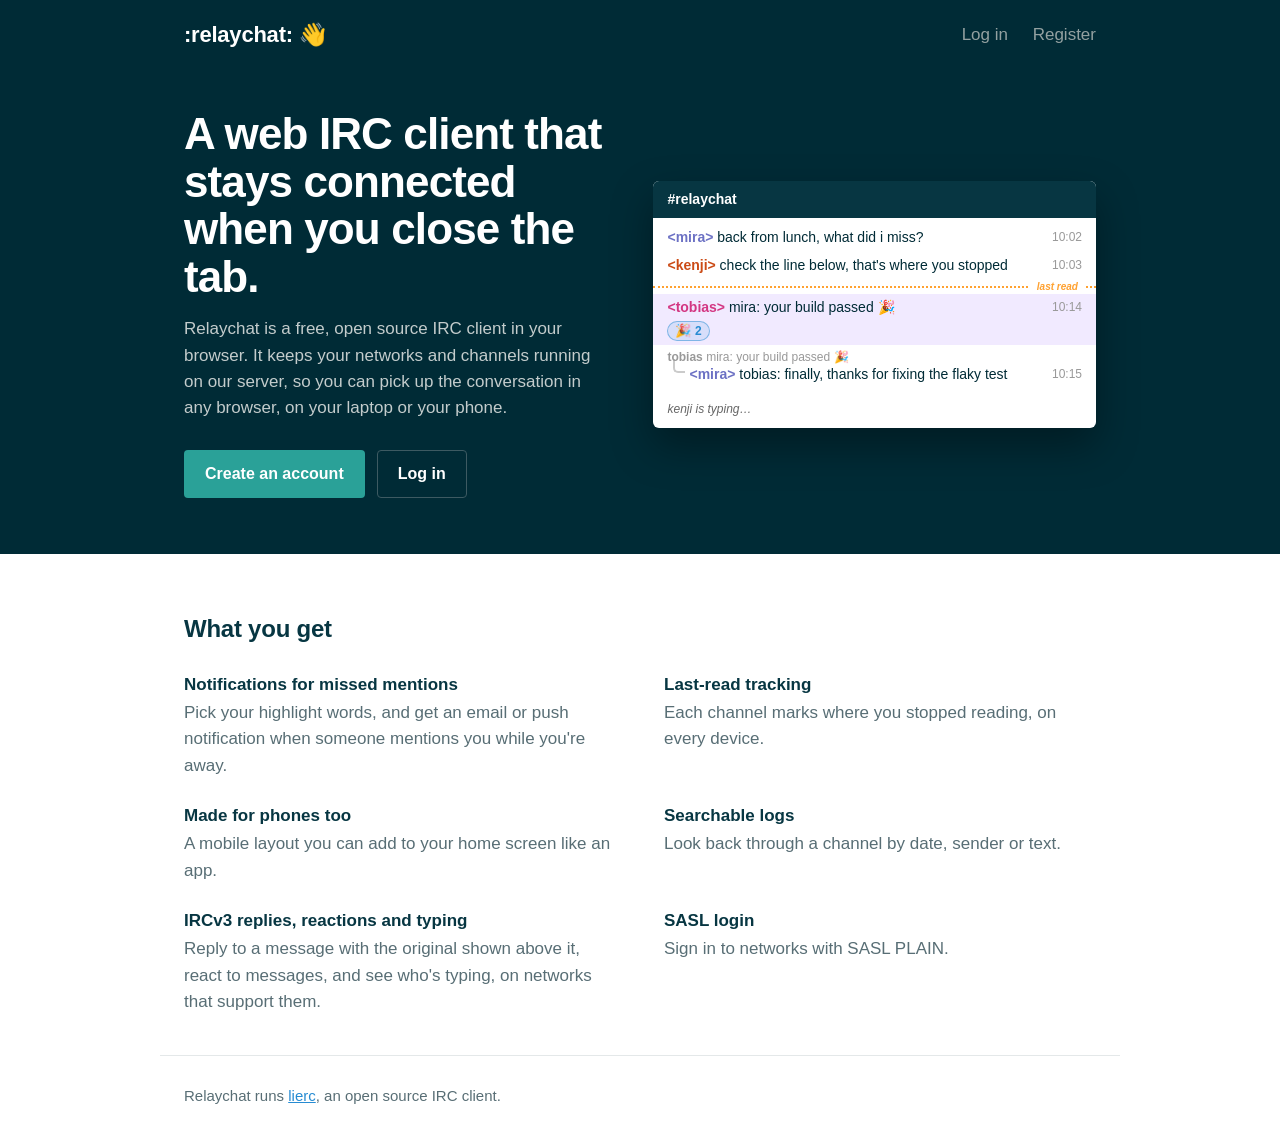
<file: index.html>
<!DOCTYPE html>
<html lang="en">
  <head>
    <meta charset="utf-8">
    <link rel="icon" type="image/png" href="/favicon.png">
    <meta name="viewport" content="width=device-width, initial-scale=1.0">
    <meta name="theme-color" content="#002b36">
    <link rel="apple-touch-icon" href="/static/icon-192.png">
    <meta name="description" content="A free web IRC client that stays connected when you close the tab, with push notifications and searchable logs. An alternative to IRCCloud, KiwiIRC and The Lounge.">
    <meta name="keywords" content="web IRC client, IRC in the browser, IRC bouncer, persistent IRC, IRCCloud alternative, KiwiIRC alternative, The Lounge alternative, Libera.Chat web client, OFTC web client, IRC on mobile">
    <meta name="author" content="Lee Aylward">
    <title>Relaychat: a web IRC client that stays connected</title>
    <link rel="canonical" href="https://relaychat.party/">
    <meta property="og:type" content="website">
    <meta property="og:site_name" content="Relaychat">
    <meta property="og:url" content="https://relaychat.party/">
    <meta property="og:title" content="Relaychat: a web IRC client that stays connected">
    <meta property="og:description" content="Chat on any IRC network from your browser or phone. Relaychat stays connected when you close the tab, and notifies you when you're mentioned.">
    <meta property="og:image" content="https://relaychat.party/static/icon-512.png">
    <meta property="og:image:width" content="512">
    <meta property="og:image:height" content="512">
    <meta property="og:image:alt" content="The relaychat icon">
    <meta name="twitter:card" content="summary">
    <script type="application/ld+json">
      {
        "@context": "https://schema.org",
        "@type": "WebApplication",
        "name": "Relaychat",
        "url": "https://relaychat.party/",
        "description": "A web IRC client that stays connected when you close the tab, with push and email notifications, last-read tracking and searchable logs.",
        "applicationCategory": "CommunicationApplication",
        "operatingSystem": "Web",
        "browserRequirements": "Requires JavaScript",
        "isAccessibleForFree": true,
        "offers": {"@type": "Offer", "price": "0", "priceCurrency": "USD"},
        "image": "https://relaychat.party/static/icon-512.png"
      }
    </script>
    <style type="text/css">
      :root {
        --navy: #002b36;      /* the app's sidebar and header */
        --navy-raised: #073642;
        --ink: #073642;
        --muted: #586e75;
        --rule: #e4e8e9;
        --cyan: #2aa198;      /* the app's active channel */
        --cyan-dark: #1f7a73;
        --magenta: #d33682;
        --blue: #268bd2;
        --violet: #6c71c4;
        --orange: #cb4b16;
        --amber: #ffa130;     /* the app's last-read line */

        --font: -apple-system, BlinkMacSystemFont, "Segoe UI", "Roboto",
          "Oxygen", "Ubuntu", "Cantarell", "Fira Sans", "Droid Sans",
          "Helvetica Neue", sans-serif;
      }

      * {
        box-sizing: border-box;
      }

      body {
        margin: 0;
        background: #fff;
        color: var(--ink);
        font-family: var(--font);
        font-size: 17px;
        line-height: 1.55;
      }

      a {
        color: var(--blue);
      }

      a:focus-visible {
        outline: 2px solid var(--amber);
        outline-offset: 2px;
      }

      .wrap {
        max-width: 960px;
        margin: 0 auto;
        padding: 0 24px;

        @media (max-width: 600px) {
          padding: 0 16px;
        }
      }

      /* ===== The navy band: bar and hero ===== */

      .band {
        background: var(--navy);
        color: #fff;
        padding-bottom: 56px;
      }

      .bar {
        display: flex;
        align-items: center;
        justify-content: space-between;
        padding-top: 18px;
        padding-bottom: 18px;
      }

      .wordmark {
        margin: 0;
        font-size: 22px;
        font-weight: 700;
        letter-spacing: -0.01em;
      }

      .bar nav a {
        color: #93a1a1;
        text-decoration: none;
        margin-left: 20px;

        &:hover {
          color: #fff;
        }
      }

      .hero {
        display: grid;
        grid-template-columns: 1fr 1.05fr;
        gap: 48px;
        align-items: center;
        padding-top: 40px;

        @media (max-width: 820px) {
          grid-template-columns: 1fr;
          gap: 36px;
          padding-top: 16px;
        }
      }

      .hero h1 {
        margin: 0 0 16px;
        font-size: 44px;
        line-height: 1.08;
        font-weight: 700;
        letter-spacing: -0.02em;

        @media (max-width: 600px) {
          font-size: 34px;
        }
      }

      .hero p {
        margin: 0 0 28px;
        color: #c3cccc;
        max-width: 30em;
      }

      .actions {
        display: flex;
        flex-wrap: wrap;
        gap: 12px;
      }

      .button {
        display: inline-block;
        padding: 11px 20px;
        border-radius: 4px;
        font-size: 16px;
        font-weight: 600;
        text-decoration: none;
        border: 1px solid transparent;
      }

      .button.primary {
        background: var(--cyan);
        color: #fff;

        &:hover {
          background: var(--cyan-dark);
        }
      }

      .button.secondary {
        color: #fff;
        border-color: #3d5a62;

        &:hover {
          border-color: #93a1a1;
        }
      }

      /* ===== The channel preview, drawn like the app ===== */

      .preview {
        margin: 0;
        background: #fff;
        color: var(--navy);
        border-radius: 6px;
        overflow: hidden;
        box-shadow: 0 18px 40px rgba(0, 0, 0, 0.35);
        font-size: 14px;
        line-height: 1.4;
      }

      .preview-top {
        background: var(--navy-raised);
        color: #fff;
        padding: 9px 14px;
        font-weight: 600;
      }

      .preview ol {
        list-style: none;
        margin: 0;
        padding: 6px 0;
      }

      /* the time on the right, as in the app */
      .preview li {
        display: flex;
        justify-content: space-between;
        gap: 12px;
        padding: 4px 14px;
      }

      .preview time {
        flex: 0 0 auto;
        color: #999;
        font-size: 12px;
        line-height: 19px;
        font-variant-numeric: tabular-nums;
      }

      .preview .nick {
        font-weight: 700;
      }

      .preview .mention {
        background: rgba(118, 49, 255, 0.1);
      }

      .preview .last-read {
        position: relative;
        border-top: 2px dotted var(--amber);
        margin: 6px 0;
        padding: 0;

        &::after {
          content: "last read";
          position: absolute;
          right: 10px;
          top: -8px;
          padding: 0 8px;
          background: #fff;
          color: var(--amber);
          font-size: 10px;
          font-style: italic;
          font-weight: 700;
        }
      }

      /* a reply, as the app draws it: its original on one small, lighter
         line, and the reply indented under a corner */
      .preview .reply {
        display: block;
        position: relative;
        padding-left: 36px;

        & .original {
          display: block;
          margin-left: -22px;
          color: #999;
          font-size: 12px;
          line-height: 16px;
          white-space: nowrap;
          overflow: hidden;
          text-overflow: ellipsis;

          & b {
            font-weight: 700;
          }
        }

        & .row {
          display: flex;
          justify-content: space-between;
          gap: 12px;
        }

        &::before {
          content: "";
          position: absolute;
          left: 20px;
          top: 14px;
          width: 10px;
          height: 12px;
          border-left: 2px solid #999;
          border-bottom: 2px solid #999;
          border-bottom-left-radius: 5px;
          opacity: 0.5;
        }
      }

      .preview .reaction {
        display: inline-block;
        margin: 4px 0 0;
        padding: 0 7px;
        border: 1px solid rgba(38, 139, 210, 0.5);
        background: rgba(38, 139, 210, 0.12);
        border-radius: 10px;
        font-size: 13px;

        & b {
          color: var(--blue);
          font-weight: 600;
          font-size: 12px;
        }
      }

      .preview .typing {
        padding: 6px 14px 10px;
        color: #666;
        font-size: 12px;
        font-style: italic;
      }

      /* ===== Features ===== */

      .features {
        padding-top: 56px;
        padding-bottom: 40px;

        & h2 {
          margin: 0 0 24px;
          font-size: 24px;
          letter-spacing: -0.01em;
        }
      }

      .features dl {
        display: grid;
        grid-template-columns: 1fr 1fr;
        column-gap: 48px;
        row-gap: 24px;
        margin: 0;

        @media (max-width: 700px) {
          grid-template-columns: 1fr;
        }
      }

      .features dt {
        font-weight: 700;
        margin-bottom: 2px;
      }

      .features dd {
        margin: 0;
        color: var(--muted);
      }

      /* a class, so its padding isn't lost to .wrap's */
      .footer {
        border-top: 1px solid var(--rule);
        padding-top: 28px;
        padding-bottom: 40px;
        color: var(--muted);
        font-size: 15px;
      }
    </style>
  </head>
  <body>
    <div class="band">
      <header class="bar wrap">
        <div class="wordmark" title="IRC, with pictures">:relaychat: 👋</div>
        <nav>
          <a href="/login/">Log in</a>
          <a href="/register/">Register</a>
        </nav>
      </header>

      <section class="hero wrap">
        <div>
          <h1>A web IRC client that stays connected when you close the tab.</h1>
          <p>Relaychat is a free, open source IRC client in your browser. It keeps your networks and channels running on our server, so you can pick up the conversation in any browser, on your laptop or your phone.</p>
          <div class="actions">
            <a class="button primary" href="/register/">Create an account</a>
            <a class="button secondary" href="/login/">Log in</a>
          </div>
        </div>

        <figure class="preview" aria-label="A channel in relaychat">
          <div class="preview-top">#relaychat</div>
          <ol>
            <li><span><span class="nick" style="color:#6c71c4">&lt;mira&gt;</span> back from lunch, what did i miss?</span><time>10:02</time></li>
            <li><span><span class="nick" style="color:#cb4b16">&lt;kenji&gt;</span> check the line below, that's where you stopped</span><time>10:03</time></li>
            <li class="last-read" aria-hidden="true"></li>
            <li class="mention"><span><span class="nick" style="color:#d33682">&lt;tobias&gt;</span> mira: your build passed 🎉<br><span class="reaction">🎉 <b>2</b></span></span><time>10:14</time></li>
            <li class="reply">
              <span class="original"><b>tobias</b> mira: your build passed 🎉</span>
              <span class="row"><span><span class="nick" style="color:#6c71c4">&lt;mira&gt;</span> tobias: finally, thanks for fixing the flaky test</span><time>10:15</time></span>
            </li>
          </ol>
          <div class="typing">kenji is typing…</div>
        </figure>
      </section>
    </div>

    <main class="features wrap">
      <h2>What you get</h2>
      <dl>
        <div>
          <dt>Notifications for missed mentions</dt>
          <dd>Pick your highlight words, and get an email or push notification when someone mentions you while you're away.</dd>
        </div>
        <div>
          <dt>Last-read tracking</dt>
          <dd>Each channel marks where you stopped reading, on every device.</dd>
        </div>
        <div>
          <dt>Made for phones too</dt>
          <dd>A mobile layout you can add to your home screen like an app.</dd>
        </div>
        <div>
          <dt>Searchable logs</dt>
          <dd>Look back through a channel by date, sender or text.</dd>
        </div>
        <div>
          <dt>IRCv3 replies, reactions and typing</dt>
          <dd>Reply to a message with the original shown above it, react to messages, and see who's typing, on networks that support them.</dd>
        </div>
        <div>
          <dt>SASL login</dt>
          <dd>Sign in to networks with SASL PLAIN.</dd>
        </div>
      </dl>
    </main>

    <footer class="footer wrap">
      Relaychat runs <a href="https://github.com/lierc">lierc</a>, an open source IRC client.
    </footer>
  </body>
</html>
</file>
